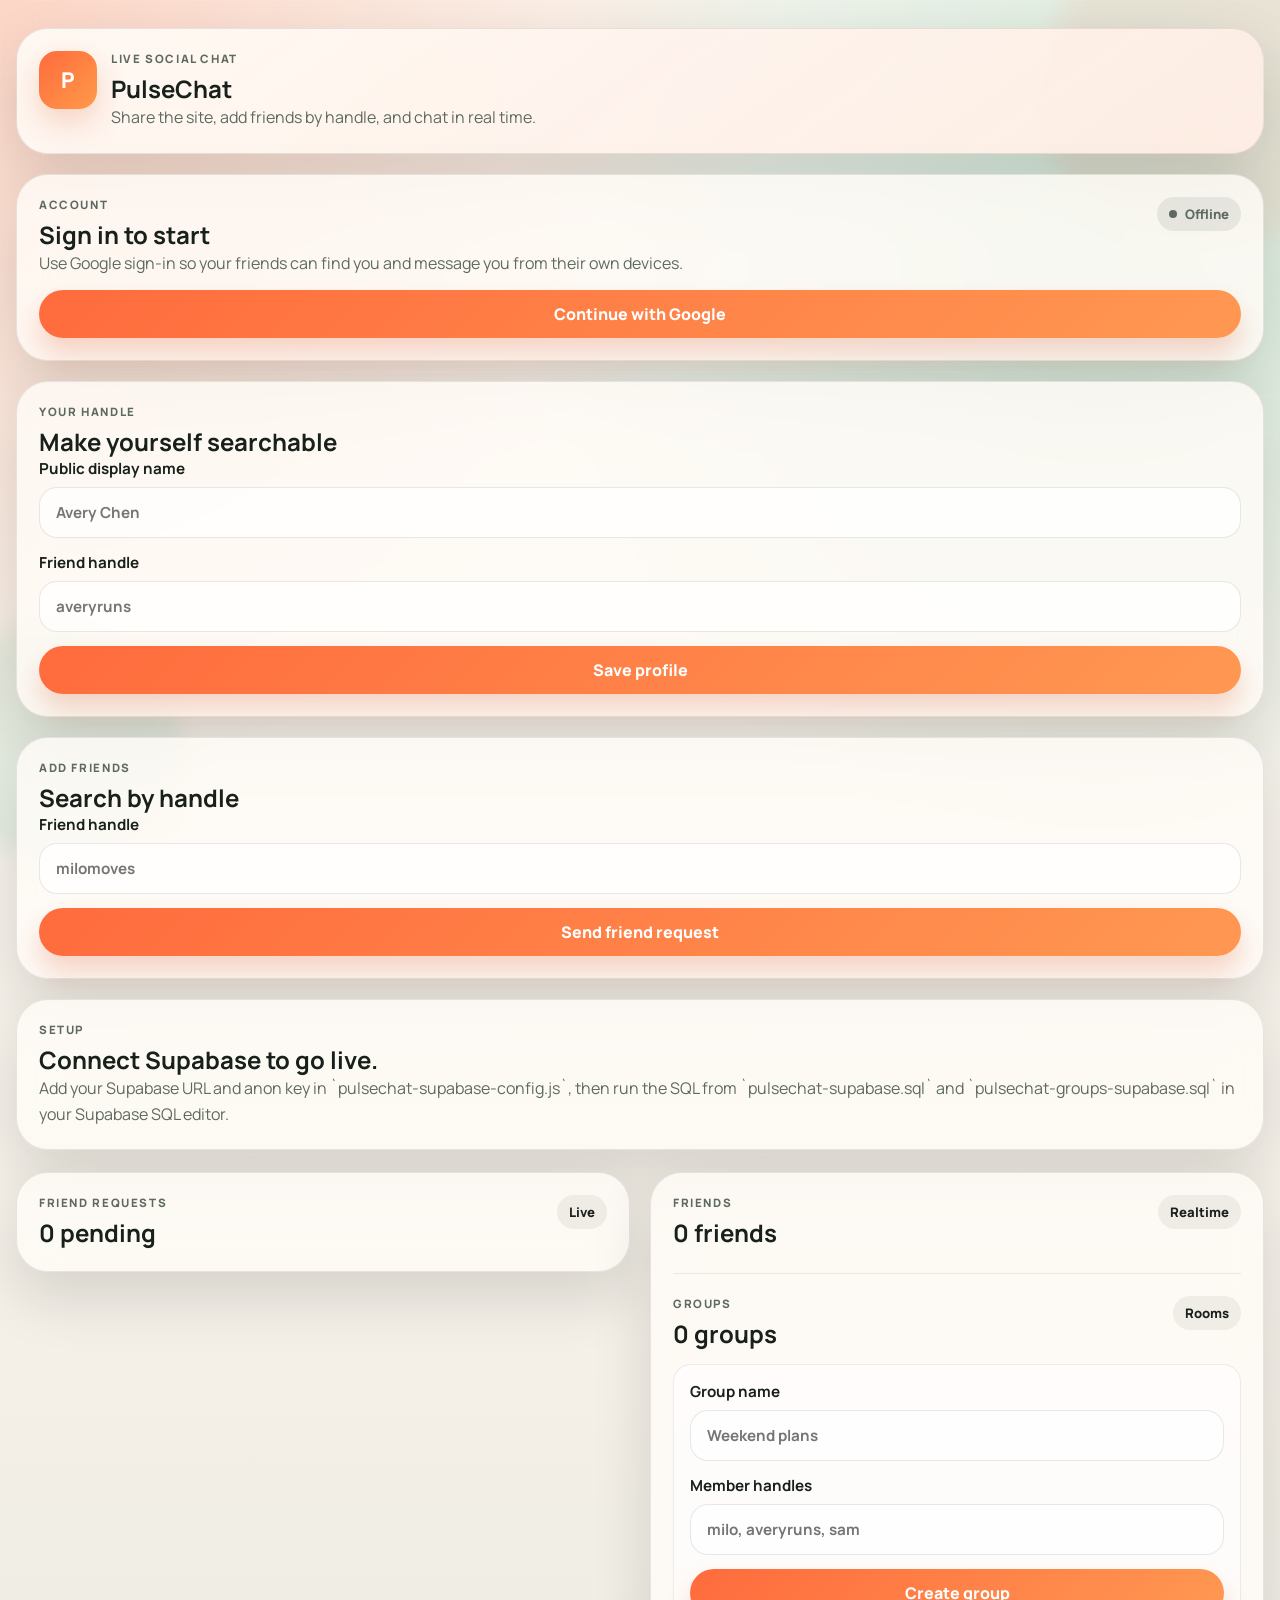
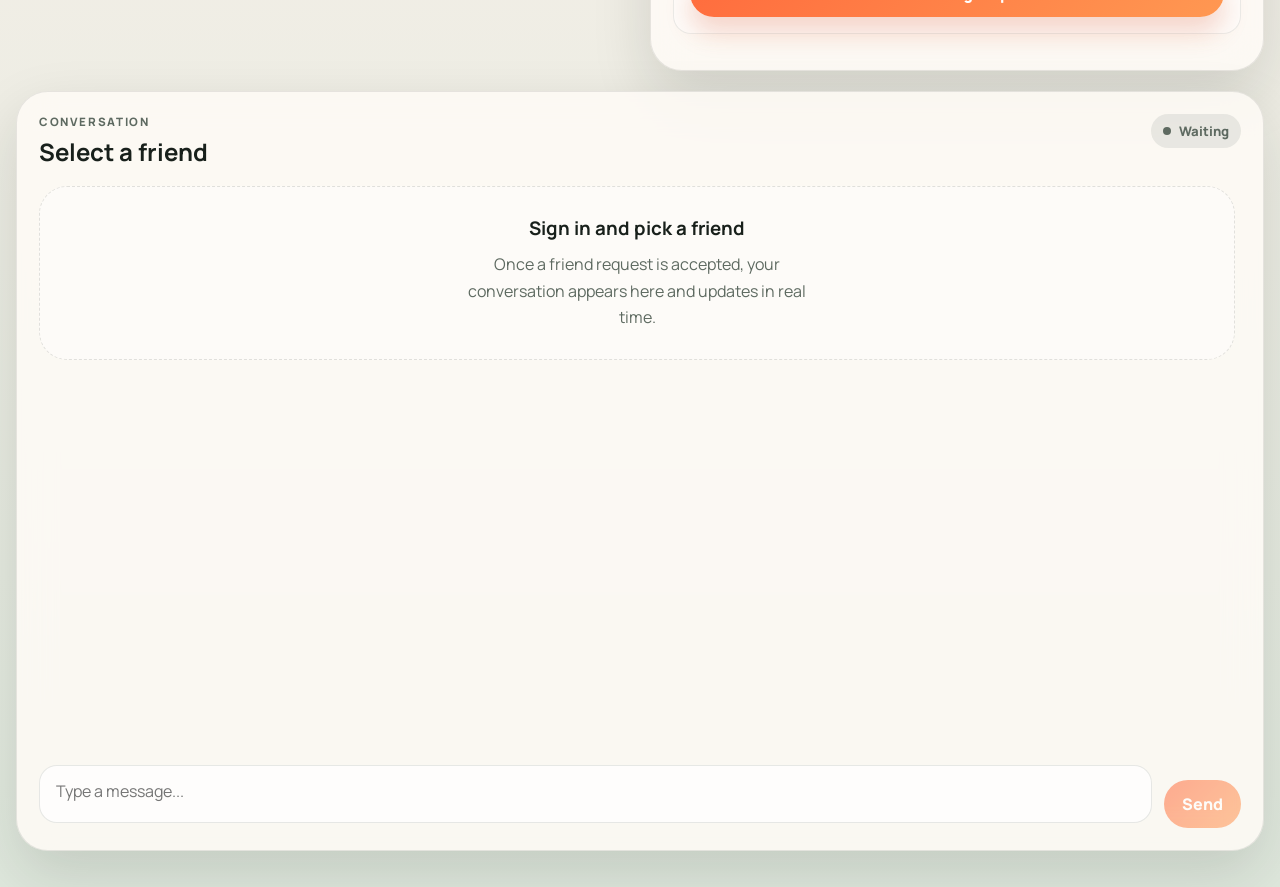
<file: index.html.html>
<!DOCTYPE html>
<html lang="en">
<head>
  <meta charset="UTF-8">
  <meta name="viewport" content="width=device-width, initial-scale=1.0">
  <title>PulseChat | Real-Time Chat With Friends</title>
  <link rel="preconnect" href="https://fonts.googleapis.com">
  <link rel="preconnect" href="https://fonts.gstatic.com" crossorigin>
  <link href="https://fonts.googleapis.com/css2?family=Space+Grotesk:wght@400;500;700&family=Manrope:wght@400;500;600;700;800&display=swap" rel="stylesheet">
  <link rel="stylesheet" href="pulsechat.css">
</head>
<body>
  <div class="ambient ambient-one"></div>
  <div class="ambient ambient-two"></div>

  <div class="app-shell">
    <aside class="sidebar">
      <div class="brand-card panel">
        <div class="brand-mark">P</div>
        <div>
          <p class="eyebrow">Live social chat</p>
          <h1>PulseChat</h1>
          <p class="muted-copy">Share the site, add friends by handle, and chat in real time.</p>
        </div>
      </div>

      <section class="panel auth-panel">
        <div class="panel-heading">
          <div>
            <p class="eyebrow">Account</p>
            <h2 id="authTitle">Sign in to start</h2>
          </div>
          <span id="authStatusPill" class="presence-pill away">Offline</span>
        </div>

        <div id="signedOutView" class="stack-block">
          <p class="muted-copy">Use Google sign-in so your friends can find you and message you from their own devices.</p>
          <button id="googleSignInBtn" class="primary-btn" type="button">Continue with Google</button>
          <p id="authError" class="status-text error-text" hidden></p>
        </div>

        <div id="signedInView" class="stack-block" hidden>
          <div class="account-card">
            <img id="accountAvatar" class="avatar large-avatar" alt="Your profile avatar">
            <div>
              <strong id="accountName">Signed in user</strong>
              <p id="accountEmail" class="muted-copy"></p>
            </div>
          </div>
          <button id="signOutBtn" class="ghost-btn" type="button">Sign out</button>
          <button id="enableNotificationsBtn" class="ghost-btn" type="button">Enable notifications</button>
          <p id="notificationStatus" class="status-text" hidden></p>
        </div>
      </section>

      <section class="panel profile-panel">
        <div class="panel-heading">
          <div>
            <p class="eyebrow">Your handle</p>
            <h2>Make yourself searchable</h2>
          </div>
        </div>
        <form id="profileForm" class="stack-block">
          <label class="stacked-label">
            Public display name
            <input id="displayNameInput" type="text" maxlength="32" placeholder="Avery Chen">
          </label>
          <label class="stacked-label">
            Friend handle
            <input id="handleInput" type="text" maxlength="20" placeholder="averyruns">
          </label>
          <button class="primary-btn" type="submit">Save profile</button>
          <p id="profileStatus" class="status-text" hidden></p>
        </form>
      </section>

      <section class="panel request-panel">
        <div class="panel-heading">
          <div>
            <p class="eyebrow">Add friends</p>
            <h2>Search by handle</h2>
          </div>
        </div>
        <form id="friendRequestForm" class="stack-block">
          <label class="stacked-label">
            Friend handle
            <input id="friendHandleInput" type="text" maxlength="20" placeholder="milomoves">
          </label>
          <button class="primary-btn" type="submit">Send friend request</button>
          <p id="friendRequestStatus" class="status-text" hidden></p>
        </form>
      </section>

      <section class="panel tips-panel">
        <p class="eyebrow">Setup</p>
        <h2>Connect Supabase to go live.</h2>
        <p class="muted-copy">Add your Supabase URL and anon key in `pulsechat-supabase-config.js`, then run the SQL from `pulsechat-supabase.sql` and `pulsechat-groups-supabase.sql` in your Supabase SQL editor.</p>
      </section>
    </aside>

    <main class="main-layout">
      <section class="panel requests-feed">
        <div class="panel-heading">
          <div>
            <p class="eyebrow">Friend requests</p>
            <h2 id="requestCountLabel">0 pending</h2>
          </div>
          <span class="mini-chip">Live</span>
        </div>
        <div id="requestList" class="request-list"></div>
      </section>

      <section class="panel friends-panel">
        <div class="panel-heading">
          <div>
            <p class="eyebrow">Friends</p>
            <h2 id="friendCountLabel">0 friends</h2>
          </div>
          <span class="mini-chip">Realtime</span>
        </div>
        <div id="friendsList" class="friends-list"></div>

        <div class="panel-heading section-subhead">
          <div>
            <p class="eyebrow">Groups</p>
            <h2 id="groupCountLabel">0 groups</h2>
          </div>
          <span class="mini-chip">Rooms</span>
        </div>
        <form id="groupForm" class="stack-block group-create-card">
          <label class="stacked-label">
            Group name
            <input id="groupNameInput" type="text" maxlength="40" placeholder="Weekend plans">
          </label>
          <label class="stacked-label">
            Member handles
            <input id="groupMembersInput" type="text" maxlength="180" placeholder="milo, averyruns, sam">
          </label>
          <button class="primary-btn" type="submit">Create group</button>
          <p id="groupStatus" class="status-text" hidden></p>
        </form>
        <div id="groupsList" class="friends-list"></div>
      </section>

      <section class="panel chat-panel">
        <div class="chat-header">
          <div>
            <p class="eyebrow">Conversation</p>
            <h2 id="chatTitle">Select a friend</h2>
          </div>
          <div class="chat-meta">
            <span id="chatPresence" class="presence-pill away">Waiting</span>
          </div>
        </div>

        <div id="chatMessages" class="chat-messages" aria-live="polite">
          <div class="empty-state">
            <h3>Sign in and pick a friend</h3>
            <p>Once a friend request is accepted, your conversation appears here and updates in real time.</p>
          </div>
        </div>

        <form id="messageForm" class="message-form">
          <label class="composer-wrap" for="messageInput">
            <textarea id="messageInput" rows="1" maxlength="600" placeholder="Type a message..." disabled></textarea>
          </label>
          <button id="sendMessageBtn" class="primary-btn" type="submit" disabled>Send</button>
        </form>
      </section>
    </main>
  </div>

  <script type="module" src="pulsechat.js"></script>
</body>
</html>
</file>
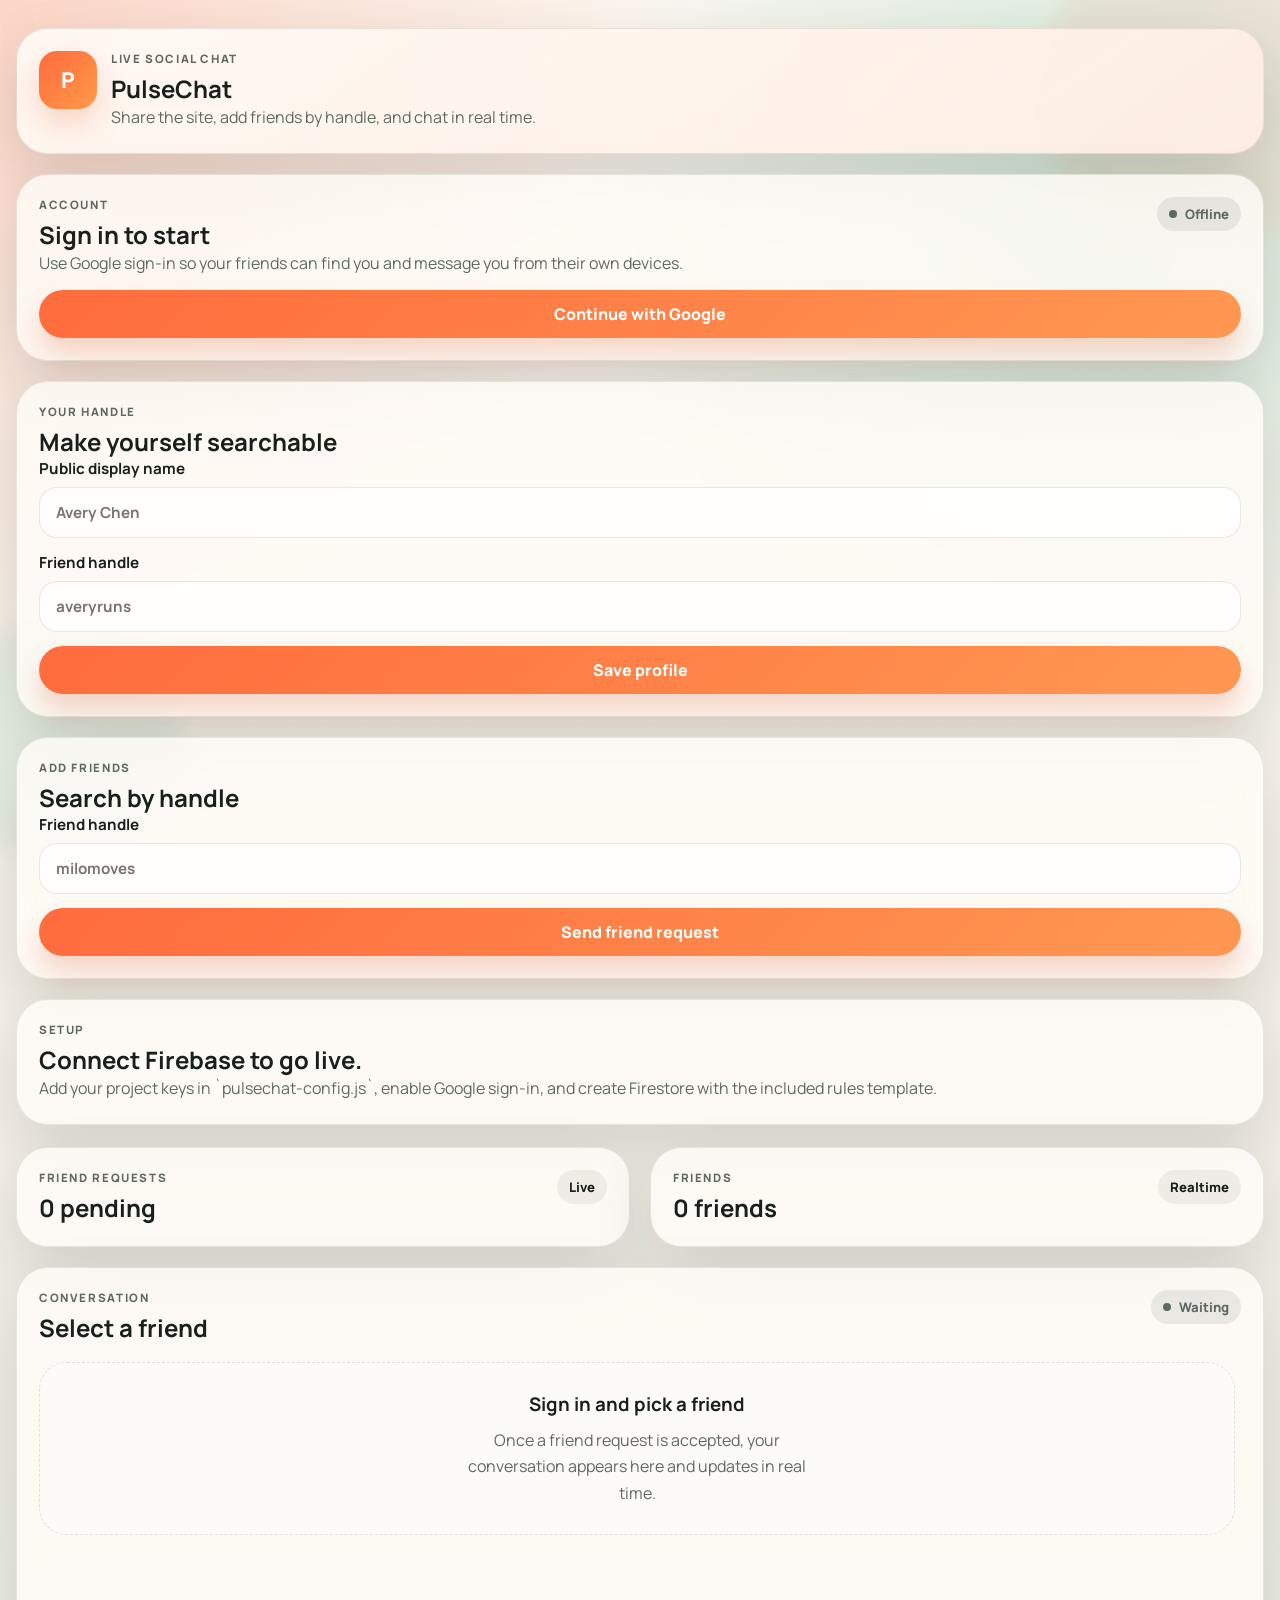
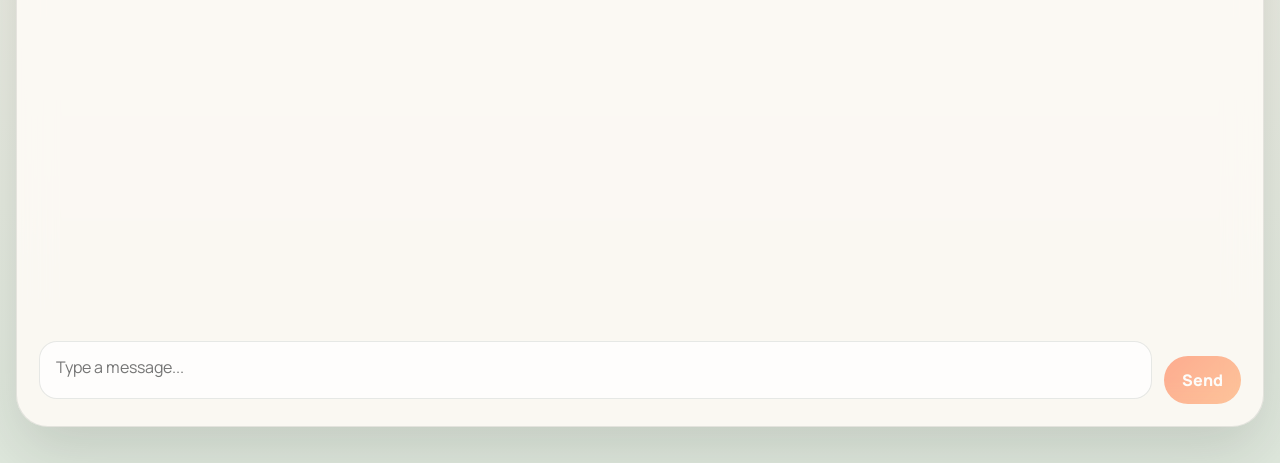
<file: pulsechat.html>
<!DOCTYPE html>
<html lang="en">
<head>
  <meta charset="UTF-8">
  <meta name="viewport" content="width=device-width, initial-scale=1.0">
  <title>PulseChat | Real-Time Chat With Friends</title>
  <link rel="preconnect" href="https://fonts.googleapis.com">
  <link rel="preconnect" href="https://fonts.gstatic.com" crossorigin>
  <link href="https://fonts.googleapis.com/css2?family=Space+Grotesk:wght@400;500;700&family=Manrope:wght@400;500;600;700;800&display=swap" rel="stylesheet">
  <link rel="stylesheet" href="pulsechat.css">
</head>
<body>
  <div class="ambient ambient-one"></div>
  <div class="ambient ambient-two"></div>

  <div class="app-shell">
    <aside class="sidebar">
      <div class="brand-card panel">
        <div class="brand-mark">P</div>
        <div>
          <p class="eyebrow">Live social chat</p>
          <h1>PulseChat</h1>
          <p class="muted-copy">Share the site, add friends by handle, and chat in real time.</p>
        </div>
      </div>

      <section class="panel auth-panel">
        <div class="panel-heading">
          <div>
            <p class="eyebrow">Account</p>
            <h2 id="authTitle">Sign in to start</h2>
          </div>
          <span id="authStatusPill" class="presence-pill away">Offline</span>
        </div>

        <div id="signedOutView" class="stack-block">
          <p class="muted-copy">Use Google sign-in so your friends can find you and message you from their own devices.</p>
          <button id="googleSignInBtn" class="primary-btn" type="button">Continue with Google</button>
          <p id="authError" class="status-text error-text" hidden></p>
        </div>

        <div id="signedInView" class="stack-block" hidden>
          <div class="account-card">
            <img id="accountAvatar" class="avatar large-avatar" alt="Your profile avatar">
            <div>
              <strong id="accountName">Signed in user</strong>
              <p id="accountEmail" class="muted-copy"></p>
            </div>
          </div>
          <button id="signOutBtn" class="ghost-btn" type="button">Sign out</button>
        </div>
      </section>

      <section class="panel profile-panel">
        <div class="panel-heading">
          <div>
            <p class="eyebrow">Your handle</p>
            <h2>Make yourself searchable</h2>
          </div>
        </div>
        <form id="profileForm" class="stack-block">
          <label class="stacked-label">
            Public display name
            <input id="displayNameInput" type="text" maxlength="32" placeholder="Avery Chen">
          </label>
          <label class="stacked-label">
            Friend handle
            <input id="handleInput" type="text" maxlength="20" placeholder="averyruns">
          </label>
          <button class="primary-btn" type="submit">Save profile</button>
          <p id="profileStatus" class="status-text" hidden></p>
        </form>
      </section>

      <section class="panel request-panel">
        <div class="panel-heading">
          <div>
            <p class="eyebrow">Add friends</p>
            <h2>Search by handle</h2>
          </div>
        </div>
        <form id="friendRequestForm" class="stack-block">
          <label class="stacked-label">
            Friend handle
            <input id="friendHandleInput" type="text" maxlength="20" placeholder="milomoves">
          </label>
          <button class="primary-btn" type="submit">Send friend request</button>
          <p id="friendRequestStatus" class="status-text" hidden></p>
        </form>
      </section>

      <section class="panel tips-panel">
        <p class="eyebrow">Setup</p>
        <h2>Connect Firebase to go live.</h2>
        <p class="muted-copy">Add your project keys in `pulsechat-config.js`, enable Google sign-in, and create Firestore with the included rules template.</p>
      </section>
    </aside>

    <main class="main-layout">
      <section class="panel requests-feed">
        <div class="panel-heading">
          <div>
            <p class="eyebrow">Friend requests</p>
            <h2 id="requestCountLabel">0 pending</h2>
          </div>
          <span class="mini-chip">Live</span>
        </div>
        <div id="requestList" class="request-list"></div>
      </section>

      <section class="panel friends-panel">
        <div class="panel-heading">
          <div>
            <p class="eyebrow">Friends</p>
            <h2 id="friendCountLabel">0 friends</h2>
          </div>
          <span class="mini-chip">Realtime</span>
        </div>
        <div id="friendsList" class="friends-list"></div>
      </section>

      <section class="panel chat-panel">
        <div class="chat-header">
          <div>
            <p class="eyebrow">Conversation</p>
            <h2 id="chatTitle">Select a friend</h2>
          </div>
          <div class="chat-meta">
            <span id="chatPresence" class="presence-pill away">Waiting</span>
          </div>
        </div>

        <div id="chatMessages" class="chat-messages" aria-live="polite">
          <div class="empty-state">
            <h3>Sign in and pick a friend</h3>
            <p>Once a friend request is accepted, your conversation appears here and updates in real time.</p>
          </div>
        </div>

        <form id="messageForm" class="message-form">
          <label class="composer-wrap" for="messageInput">
            <textarea id="messageInput" rows="1" maxlength="600" placeholder="Type a message..." disabled></textarea>
          </label>
          <button id="sendMessageBtn" class="primary-btn" type="submit" disabled>Send</button>
        </form>
      </section>
    </main>
  </div>

  <script type="module" src="pulsechat.js"></script>
</body>
</html>
</file>
<file: pulsechat.css>
:root {
  --bg: #f4efe7;
  --bg-deep: #dfe8dd;
  --panel: rgba(255, 252, 247, 0.82);
  --line: rgba(32, 45, 38, 0.1);
  --text: #18201b;
  --muted: #5e6a61;
  --accent: #ff6b3d;
  --green: #1ea672;
  --green-soft: rgba(30, 166, 114, 0.14);
  --shadow: 0 24px 60px rgba(19, 30, 24, 0.14);
  --shadow-soft: 0 14px 34px rgba(19, 30, 24, 0.08);
  --radius-xl: 32px;
  --radius-md: 18px;
}

* {
  box-sizing: border-box;
}

[hidden] {
  display: none !important;
}

html,
body {
  margin: 0;
  min-height: 100%;
}

body {
  position: relative;
  overflow-x: hidden;
  font-family: "Manrope", sans-serif;
  color: var(--text);
  background:
    radial-gradient(circle at top left, rgba(255, 107, 61, 0.24), transparent 28%),
    radial-gradient(circle at 86% 10%, rgba(30, 166, 114, 0.18), transparent 24%),
    linear-gradient(180deg, #fbf7f1 0%, var(--bg) 56%, var(--bg-deep) 100%);
}

body::before {
  content: "";
  position: fixed;
  inset: 0;
  pointer-events: none;
  background-image:
    linear-gradient(rgba(255, 255, 255, 0.18) 1px, transparent 1px),
    linear-gradient(90deg, rgba(255, 255, 255, 0.14) 1px, transparent 1px);
  background-size: 36px 36px;
  opacity: 0.4;
}

button,
input,
textarea {
  font: inherit;
}

button {
  border: 0;
  cursor: pointer;
}

.ambient {
  position: fixed;
  border-radius: 999px;
  filter: blur(12px);
  opacity: 0.5;
  pointer-events: none;
}

.ambient-one {
  width: 320px;
  height: 320px;
  top: -70px;
  right: -80px;
  background: rgba(255, 107, 61, 0.18);
}

.ambient-two {
  width: 240px;
  height: 240px;
  bottom: 40px;
  left: -60px;
  background: rgba(30, 166, 114, 0.16);
}

.app-shell {
  position: relative;
  z-index: 1;
  width: min(1480px, calc(100% - 32px));
  margin: 0 auto;
  padding: 28px 0 36px;
  display: grid;
  grid-template-columns: 340px minmax(0, 1fr);
  gap: 22px;
}

.sidebar,
.main-layout {
  display: grid;
  gap: 20px;
}

.main-layout {
  grid-template-columns: 280px 320px minmax(0, 1fr);
  align-items: start;
}

.panel {
  border: 1px solid var(--line);
  border-radius: var(--radius-xl);
  background: var(--panel);
  box-shadow: var(--shadow);
  backdrop-filter: blur(18px);
}

.brand-card,
.auth-panel,
.profile-panel,
.request-panel,
.tips-panel,
.requests-feed,
.friends-panel,
.chat-panel {
  padding: 22px;
}

.brand-card {
  display: flex;
  align-items: flex-start;
  gap: 14px;
  background: linear-gradient(145deg, rgba(255, 250, 244, 0.95), rgba(255, 237, 228, 0.92));
}

.brand-mark {
  display: grid;
  place-items: center;
  width: 58px;
  height: 58px;
  border-radius: 18px;
  background: linear-gradient(135deg, var(--accent), #ff9a49);
  color: #fff;
  font-family: "Space Grotesk", sans-serif;
  font-size: 1.4rem;
  font-weight: 700;
  box-shadow: 0 14px 30px rgba(216, 76, 31, 0.22);
}

.brand-card h1,
.panel h2,
.empty-state h3,
.message-bubble p,
.message-bubble small,
.empty-card strong {
  margin: 0;
}

.eyebrow {
  margin: 0 0 6px;
  text-transform: uppercase;
  letter-spacing: 0.14em;
  font-size: 0.72rem;
  font-weight: 800;
  color: var(--muted);
}

.muted-copy,
.empty-card p,
.friend-card p,
.friend-card small,
.status-text {
  margin: 0;
  color: var(--muted);
  line-height: 1.6;
}

.panel-heading,
.chat-header,
.friend-card-head,
.friend-card-meta,
.request-actions {
  display: flex;
  align-items: flex-start;
  justify-content: space-between;
  gap: 12px;
}

.stack-block,
.request-list,
.friends-list {
  display: grid;
  gap: 14px;
}

.section-subhead {
  margin-top: 24px;
  padding-top: 22px;
  border-top: 1px solid rgba(24, 32, 27, 0.08);
}

.group-create-card {
  margin: 14px 0;
  padding: 16px;
  border-radius: var(--radius-md);
  background: rgba(255, 255, 255, 0.58);
  border: 1px solid rgba(24, 32, 27, 0.08);
}

.stacked-label {
  display: grid;
  gap: 8px;
  font-size: 0.95rem;
  font-weight: 700;
}

.stacked-label input,
.composer-wrap textarea {
  width: 100%;
  border: 1px solid rgba(24, 32, 27, 0.1);
  border-radius: 18px;
  background: rgba(255, 255, 255, 0.76);
  color: var(--text);
  padding: 14px 16px;
  outline: none;
}

.primary-btn,
.ghost-btn {
  min-height: 48px;
  border-radius: 999px;
  padding: 12px 18px;
  font-weight: 800;
  transition: transform 160ms ease, box-shadow 160ms ease, background 160ms ease;
}

.primary-btn {
  background: linear-gradient(135deg, var(--accent), #ff9852);
  color: #fff;
  box-shadow: 0 16px 26px rgba(216, 76, 31, 0.22);
}

.ghost-btn {
  background: rgba(255, 255, 255, 0.76);
  color: var(--text);
  border: 1px solid rgba(24, 32, 27, 0.08);
}

.primary-btn:hover,
.ghost-btn:hover,
.friend-card:hover {
  transform: translateY(-1px);
}

.primary-btn:disabled,
.ghost-btn:disabled {
  cursor: not-allowed;
  opacity: 0.55;
  transform: none;
  box-shadow: none;
}

.presence-pill,
.mini-chip {
  display: inline-flex;
  align-items: center;
  gap: 8px;
  white-space: nowrap;
  border-radius: 999px;
  padding: 8px 12px;
  font-size: 0.82rem;
  font-weight: 800;
}

.presence-pill::before {
  content: "";
  width: 8px;
  height: 8px;
  border-radius: 999px;
  background: currentColor;
}

.presence-pill.online {
  background: var(--green-soft);
  color: var(--green);
}

.presence-pill.away {
  background: rgba(94, 106, 97, 0.12);
  color: var(--muted);
}

.mini-chip {
  background: rgba(24, 32, 27, 0.06);
}

.account-card {
  display: flex;
  align-items: center;
  gap: 12px;
}

.compact-account {
  align-items: flex-start;
}

.avatar {
  width: 44px;
  height: 44px;
  border-radius: 16px;
  object-fit: cover;
  background: #f3ede4;
}

.large-avatar {
  width: 58px;
  height: 58px;
}

.request-card,
.friend-card,
.empty-card {
  padding: 16px;
  border-radius: var(--radius-md);
  background: rgba(255, 255, 255, 0.7);
  border: 1px solid rgba(24, 32, 27, 0.08);
  box-shadow: var(--shadow-soft);
}

.friend-card {
  width: 100%;
  text-align: left;
}

.friend-card.active {
  border-color: rgba(255, 107, 61, 0.3);
  background: linear-gradient(145deg, rgba(255, 245, 240, 0.96), rgba(255, 255, 255, 0.8));
}

.friend-card-meta {
  margin-top: 12px;
}

.request-actions {
  margin-top: 14px;
}

.status-text {
  font-size: 0.92rem;
}

.error-text {
  color: #bb3e20;
}

.success-text {
  color: #116e4b;
}

.chat-panel {
  min-height: calc(100vh - 56px);
  display: grid;
  grid-template-rows: auto minmax(360px, 1fr) auto;
  gap: 18px;
}

.chat-messages {
  display: grid;
  align-content: start;
  gap: 12px;
  min-height: 0;
  overflow: auto;
  padding-right: 6px;
}

.chat-messages::-webkit-scrollbar {
  width: 10px;
}

.chat-messages::-webkit-scrollbar-thumb {
  border-radius: 999px;
  background: rgba(24, 32, 27, 0.12);
}

.message-row {
  display: flex;
}

.message-row.self {
  justify-content: flex-end;
}

.message-bubble {
  max-width: min(72%, 520px);
  padding: 14px 16px;
  border-radius: 22px;
  box-shadow: var(--shadow-soft);
}

.message-row.self .message-bubble {
  background: linear-gradient(135deg, var(--accent), #ff9251);
  color: #fff;
  border-bottom-right-radius: 8px;
}

.message-row.friend .message-bubble {
  background: rgba(255, 255, 255, 0.82);
  border: 1px solid rgba(24, 32, 27, 0.08);
  border-bottom-left-radius: 8px;
}

.message-bubble small {
  display: block;
  margin-top: 8px;
  font-size: 0.76rem;
  opacity: 0.78;
}

.message-form {
  display: grid;
  grid-template-columns: minmax(0, 1fr) auto;
  gap: 12px;
  align-items: end;
}

.composer-wrap textarea {
  resize: none;
  min-height: 58px;
  max-height: 180px;
}

.empty-state {
  display: grid;
  place-items: center;
  min-height: 100%;
  padding: 28px;
  border-radius: 28px;
  border: 1px dashed rgba(24, 32, 27, 0.12);
  background: rgba(255, 255, 255, 0.34);
  text-align: center;
}

.empty-state p {
  max-width: 360px;
  margin: 10px 0 0;
  color: var(--muted);
  line-height: 1.65;
}

@media (max-width: 1280px) {
  .app-shell {
    grid-template-columns: 1fr;
  }

  .main-layout {
    grid-template-columns: 1fr 1fr;
  }

  .chat-panel {
    grid-column: 1 / -1;
    min-height: 760px;
  }
}

@media (max-width: 820px) {
  .main-layout {
    grid-template-columns: 1fr;
  }
}

@media (max-width: 720px) {
  .app-shell {
    width: min(100% - 18px, 100%);
    padding: 12px 0 20px;
    gap: 14px;
  }

.brand-card,
.auth-panel,
.profile-panel,
.request-panel,
.tips-panel,
.requests-feed,
.friends-panel,
.chat-panel {
  padding: 18px;
    border-radius: 24px;
  }

  .chat-header,
  .panel-heading,
  .friend-card-head,
  .friend-card-meta,
  .request-actions {
    flex-direction: column;
    align-items: flex-start;
  }

  .message-form {
    grid-template-columns: 1fr;
  }

  .message-bubble {
    max-width: 86%;
  }
}
</file>
